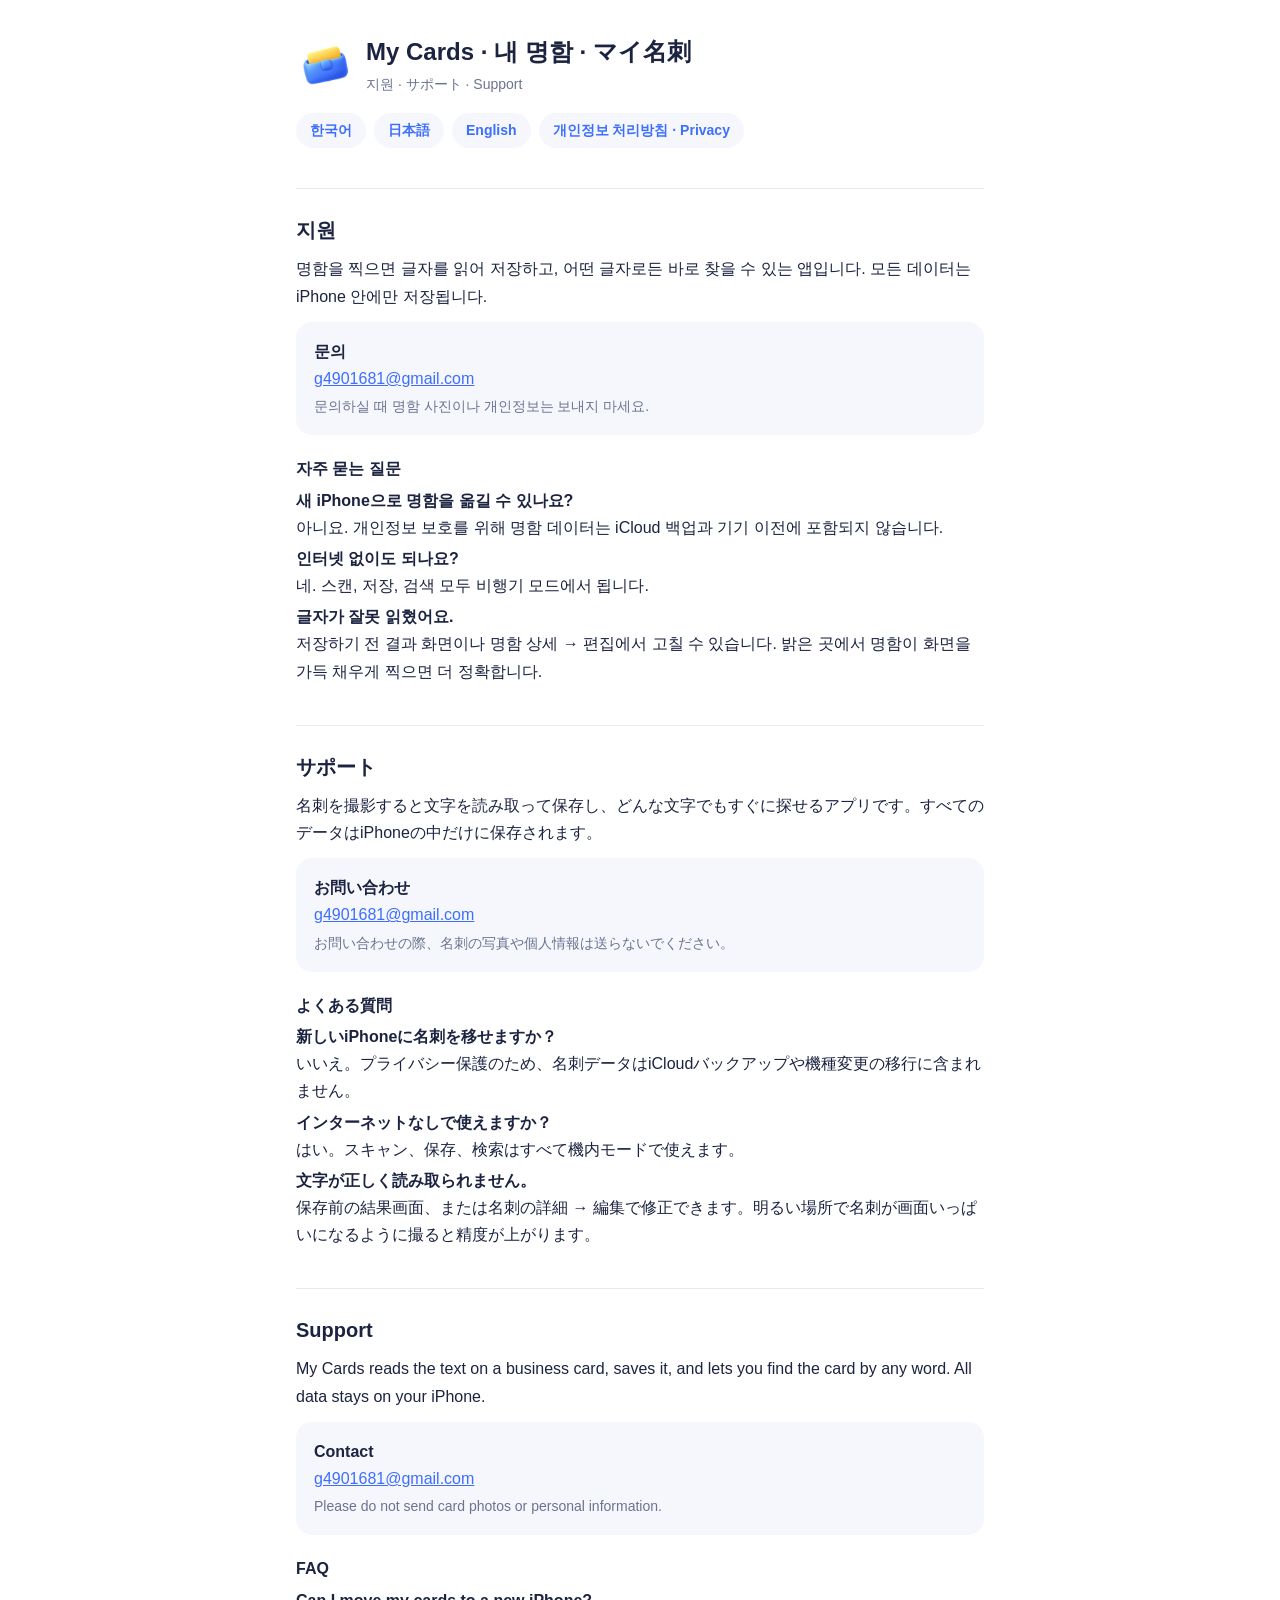
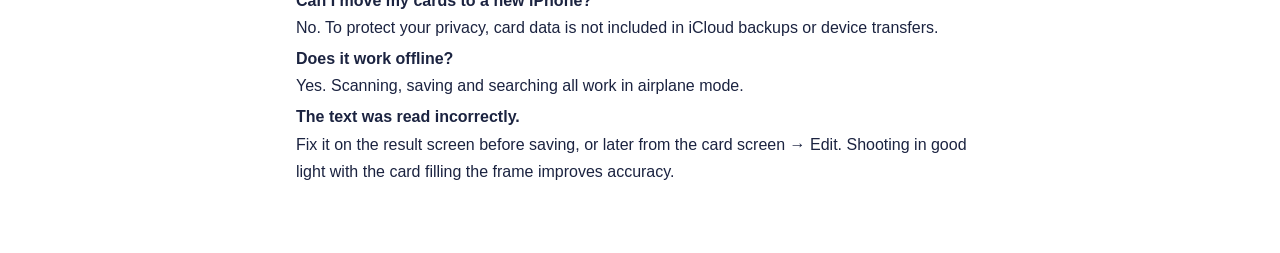
<file: index.html>
<!doctype html>
<html lang="ko">
<head>
<meta charset="utf-8">
<meta name="viewport" content="width=device-width,initial-scale=1">
<title>지원 · Support — My Cards</title>
<link rel="stylesheet" href="style.css">
</head>
<body><main>
<header><img src="logo.png" alt=""><div><h1>My Cards · 내 명함 · マイ名刺</h1><div class="meta">지원 · サポート · Support</div></div></header>
<nav><a href="#ko">한국어</a><a href="#ja">日本語</a><a href="#en">English</a><a href="privacy.html">개인정보 처리방침 · Privacy</a></nav>

<section id="ko" lang="ko">
<h2>지원</h2>
<p>명함을 찍으면 글자를 읽어 저장하고, 어떤 글자로든 바로 찾을 수 있는 앱입니다. 모든 데이터는 iPhone 안에만 저장됩니다.</p>
<div class="box"><strong>문의</strong><br><a href="mailto:g4901681@gmail.com">g4901681@gmail.com</a><br><span class="meta">문의하실 때 명함 사진이나 개인정보는 보내지 마세요.</span></div>
<h3>자주 묻는 질문</h3>
<p><strong>새 iPhone으로 명함을 옮길 수 있나요?</strong><br>아니요. 개인정보 보호를 위해 명함 데이터는 iCloud 백업과 기기 이전에 포함되지 않습니다.</p>
<p><strong>인터넷 없이도 되나요?</strong><br>네. 스캔, 저장, 검색 모두 비행기 모드에서 됩니다.</p>
<p><strong>글자가 잘못 읽혔어요.</strong><br>저장하기 전 결과 화면이나 명함 상세 → 편집에서 고칠 수 있습니다. 밝은 곳에서 명함이 화면을 가득 채우게 찍으면 더 정확합니다.</p>
</section>

<section id="ja" lang="ja">
<h2>サポート</h2>
<p>名刺を撮影すると文字を読み取って保存し、どんな文字でもすぐに探せるアプリです。すべてのデータはiPhoneの中だけに保存されます。</p>
<div class="box"><strong>お問い合わせ</strong><br><a href="mailto:g4901681@gmail.com">g4901681@gmail.com</a><br><span class="meta">お問い合わせの際、名刺の写真や個人情報は送らないでください。</span></div>
<h3>よくある質問</h3>
<p><strong>新しいiPhoneに名刺を移せますか？</strong><br>いいえ。プライバシー保護のため、名刺データはiCloudバックアップや機種変更の移行に含まれません。</p>
<p><strong>インターネットなしで使えますか？</strong><br>はい。スキャン、保存、検索はすべて機内モードで使えます。</p>
<p><strong>文字が正しく読み取られません。</strong><br>保存前の結果画面、または名刺の詳細 → 編集で修正できます。明るい場所で名刺が画面いっぱいになるように撮ると精度が上がります。</p>
</section>

<section id="en" lang="en">
<h2>Support</h2>
<p>My Cards reads the text on a business card, saves it, and lets you find the card by any word. All data stays on your iPhone.</p>
<div class="box"><strong>Contact</strong><br><a href="mailto:g4901681@gmail.com">g4901681@gmail.com</a><br><span class="meta">Please do not send card photos or personal information.</span></div>
<h3>FAQ</h3>
<p><strong>Can I move my cards to a new iPhone?</strong><br>No. To protect your privacy, card data is not included in iCloud backups or device transfers.</p>
<p><strong>Does it work offline?</strong><br>Yes. Scanning, saving and searching all work in airplane mode.</p>
<p><strong>The text was read incorrectly.</strong><br>Fix it on the result screen before saving, or later from the card screen → Edit. Shooting in good light with the card filling the frame improves accuracy.</p>
</section>
</main></body>
</html>
</file>
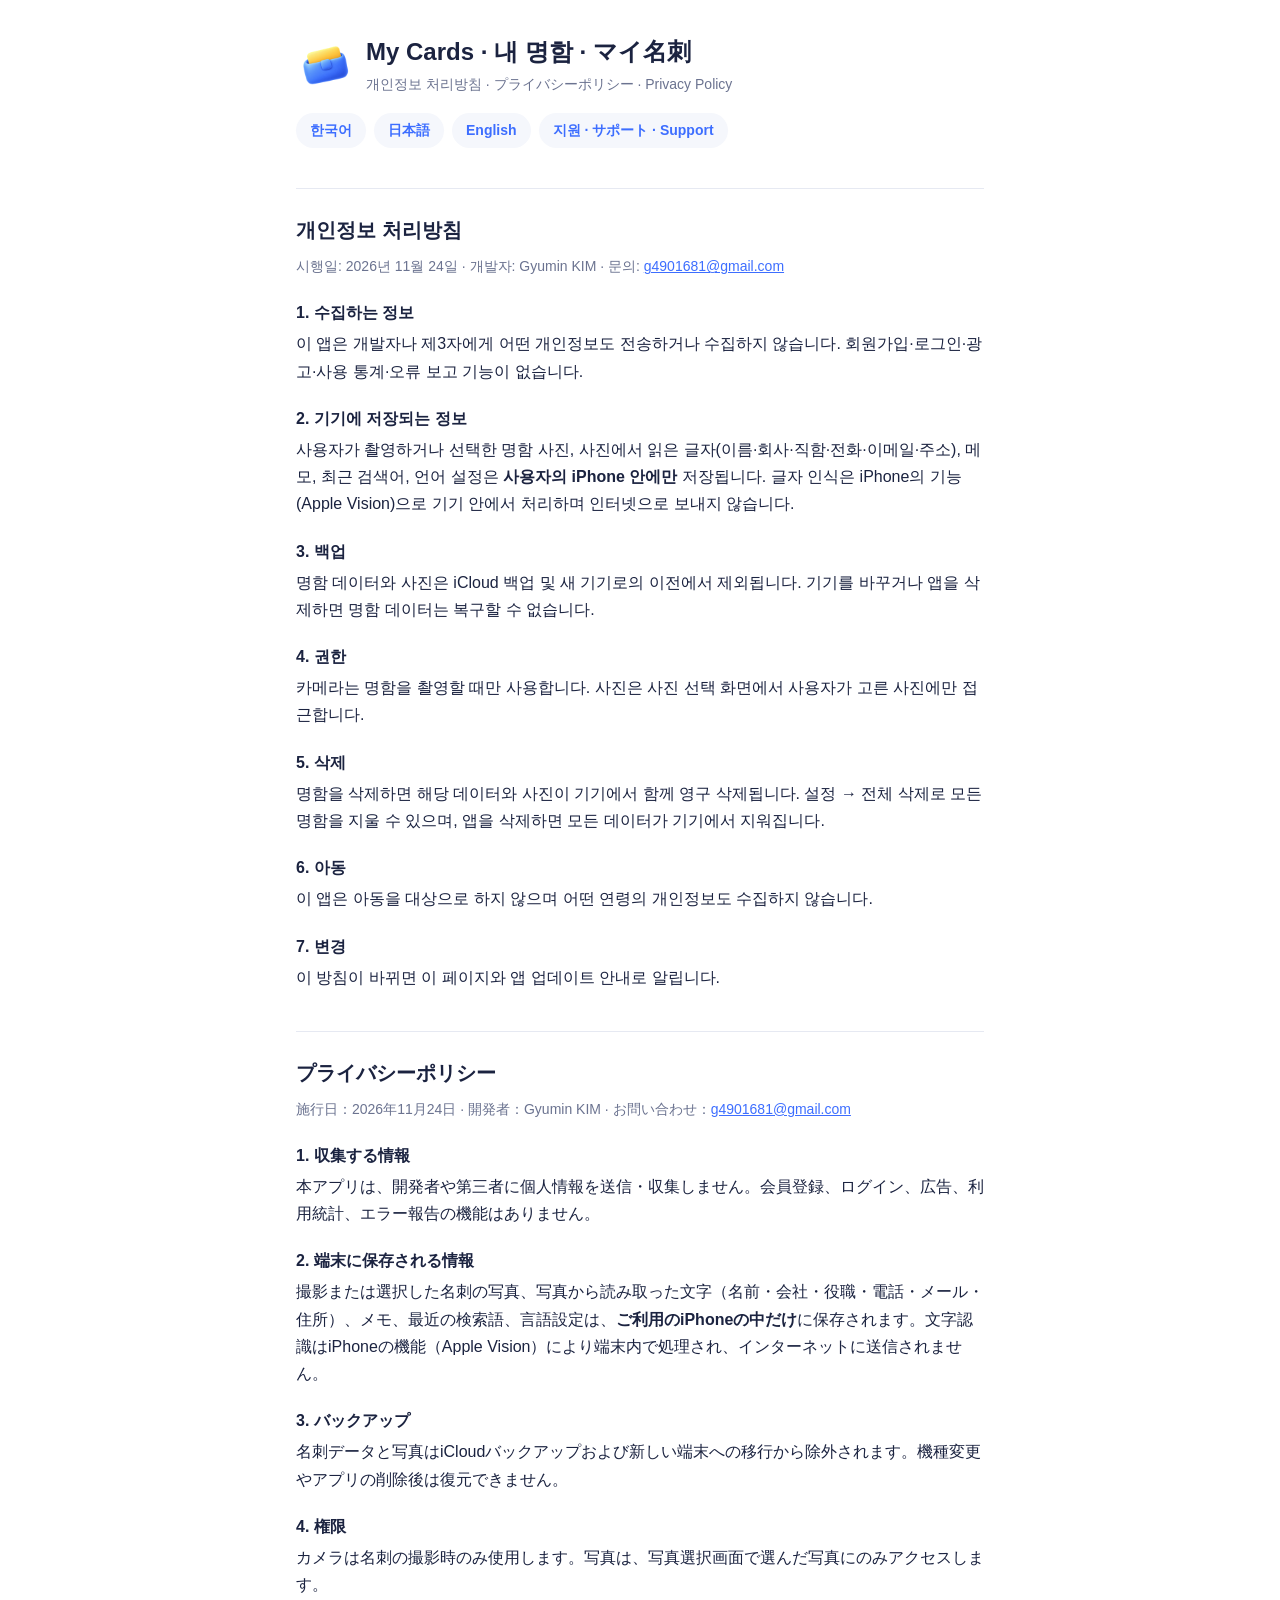
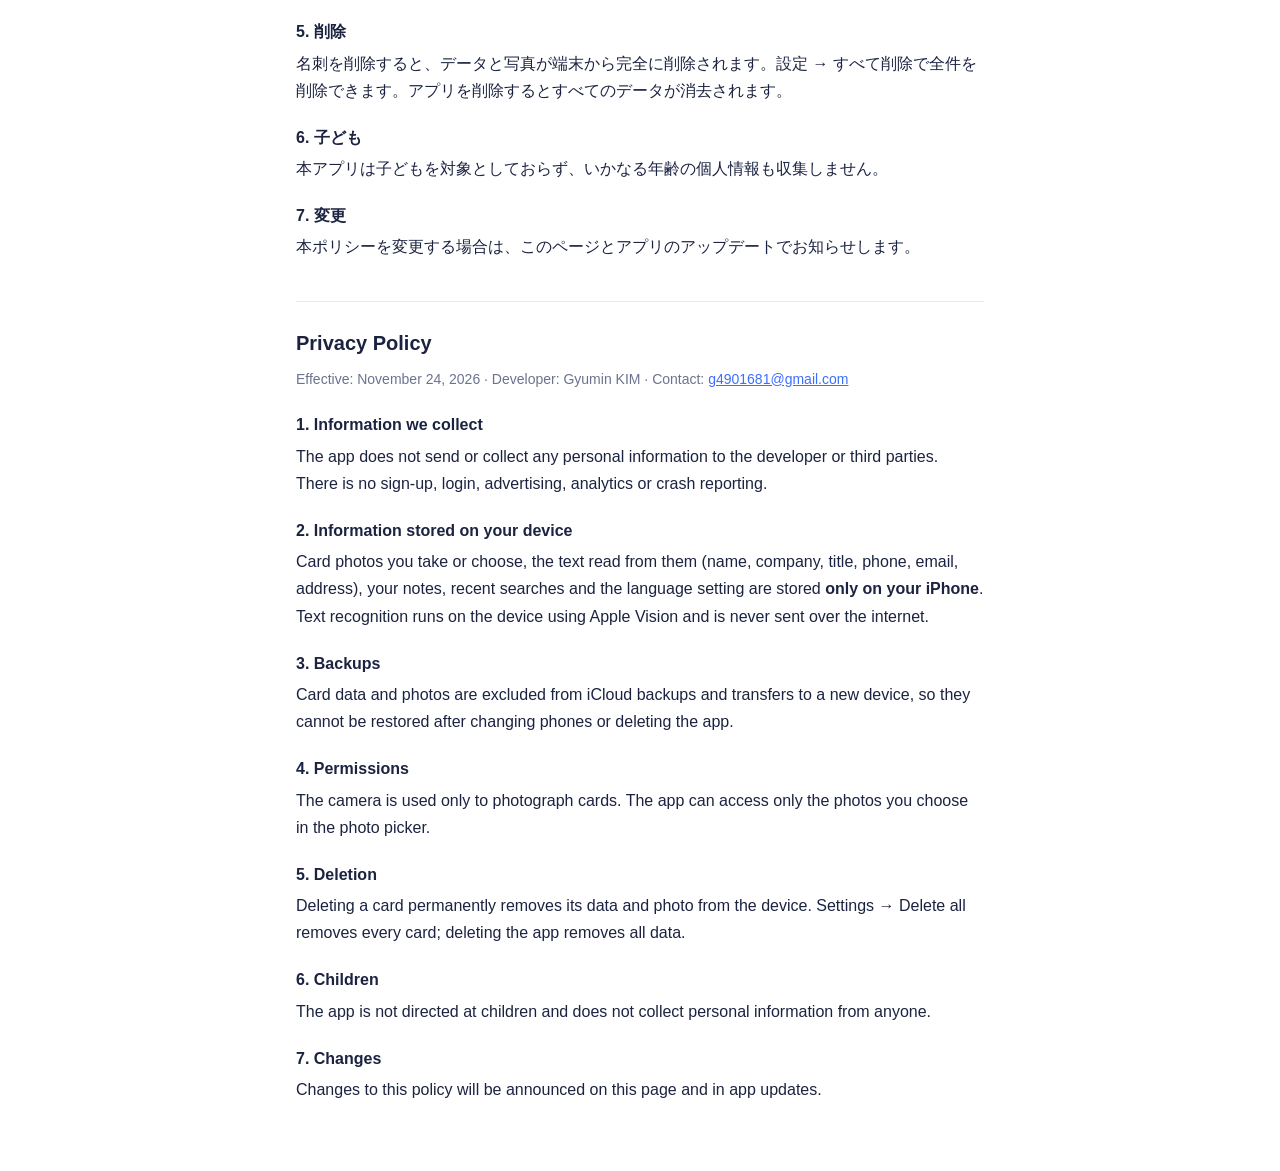
<file: privacy.html>
<!doctype html>
<html lang="ko">
<head>
<meta charset="utf-8">
<meta name="viewport" content="width=device-width,initial-scale=1">
<title>개인정보 처리방침 · Privacy Policy — My Cards</title>
<link rel="stylesheet" href="style.css">
</head>
<body><main>
<header><img src="logo.png" alt=""><div><h1>My Cards · 내 명함 · マイ名刺</h1><div class="meta">개인정보 처리방침 · プライバシーポリシー · Privacy Policy</div></div></header>
<nav><a href="#ko">한국어</a><a href="#ja">日本語</a><a href="#en">English</a><a href="./">지원 · サポート · Support</a></nav>

<section id="ko" lang="ko">
<h2>개인정보 처리방침</h2>
<p class="meta">시행일: 2026년 11월 24일 · 개발자: Gyumin KIM · 문의: <a href="mailto:g4901681@gmail.com">g4901681@gmail.com</a></p>
<h3>1. 수집하는 정보</h3>
<p>이 앱은 개발자나 제3자에게 어떤 개인정보도 전송하거나 수집하지 않습니다. 회원가입·로그인·광고·사용 통계·오류 보고 기능이 없습니다.</p>
<h3>2. 기기에 저장되는 정보</h3>
<p>사용자가 촬영하거나 선택한 명함 사진, 사진에서 읽은 글자(이름·회사·직함·전화·이메일·주소), 메모, 최근 검색어, 언어 설정은 <strong>사용자의 iPhone 안에만</strong> 저장됩니다. 글자 인식은 iPhone의 기능(Apple Vision)으로 기기 안에서 처리하며 인터넷으로 보내지 않습니다.</p>
<h3>3. 백업</h3>
<p>명함 데이터와 사진은 iCloud 백업 및 새 기기로의 이전에서 제외됩니다. 기기를 바꾸거나 앱을 삭제하면 명함 데이터는 복구할 수 없습니다.</p>
<h3>4. 권한</h3>
<p>카메라는 명함을 촬영할 때만 사용합니다. 사진은 사진 선택 화면에서 사용자가 고른 사진에만 접근합니다.</p>
<h3>5. 삭제</h3>
<p>명함을 삭제하면 해당 데이터와 사진이 기기에서 함께 영구 삭제됩니다. 설정 → 전체 삭제로 모든 명함을 지울 수 있으며, 앱을 삭제하면 모든 데이터가 기기에서 지워집니다.</p>
<h3>6. 아동</h3>
<p>이 앱은 아동을 대상으로 하지 않으며 어떤 연령의 개인정보도 수집하지 않습니다.</p>
<h3>7. 변경</h3>
<p>이 방침이 바뀌면 이 페이지와 앱 업데이트 안내로 알립니다.</p>
</section>

<section id="ja" lang="ja">
<h2>プライバシーポリシー</h2>
<p class="meta">施行日：2026年11月24日 · 開発者：Gyumin KIM · お問い合わせ：<a href="mailto:g4901681@gmail.com">g4901681@gmail.com</a></p>
<h3>1. 収集する情報</h3>
<p>本アプリは、開発者や第三者に個人情報を送信・収集しません。会員登録、ログイン、広告、利用統計、エラー報告の機能はありません。</p>
<h3>2. 端末に保存される情報</h3>
<p>撮影または選択した名刺の写真、写真から読み取った文字（名前・会社・役職・電話・メール・住所）、メモ、最近の検索語、言語設定は、<strong>ご利用のiPhoneの中だけ</strong>に保存されます。文字認識はiPhoneの機能（Apple Vision）により端末内で処理され、インターネットに送信されません。</p>
<h3>3. バックアップ</h3>
<p>名刺データと写真はiCloudバックアップおよび新しい端末への移行から除外されます。機種変更やアプリの削除後は復元できません。</p>
<h3>4. 権限</h3>
<p>カメラは名刺の撮影時のみ使用します。写真は、写真選択画面で選んだ写真にのみアクセスします。</p>
<h3>5. 削除</h3>
<p>名刺を削除すると、データと写真が端末から完全に削除されます。設定 → すべて削除で全件を削除できます。アプリを削除するとすべてのデータが消去されます。</p>
<h3>6. 子ども</h3>
<p>本アプリは子どもを対象としておらず、いかなる年齢の個人情報も収集しません。</p>
<h3>7. 変更</h3>
<p>本ポリシーを変更する場合は、このページとアプリのアップデートでお知らせします。</p>
</section>

<section id="en" lang="en">
<h2>Privacy Policy</h2>
<p class="meta">Effective: November 24, 2026 · Developer: Gyumin KIM · Contact: <a href="mailto:g4901681@gmail.com">g4901681@gmail.com</a></p>
<h3>1. Information we collect</h3>
<p>The app does not send or collect any personal information to the developer or third parties. There is no sign-up, login, advertising, analytics or crash reporting.</p>
<h3>2. Information stored on your device</h3>
<p>Card photos you take or choose, the text read from them (name, company, title, phone, email, address), your notes, recent searches and the language setting are stored <strong>only on your iPhone</strong>. Text recognition runs on the device using Apple Vision and is never sent over the internet.</p>
<h3>3. Backups</h3>
<p>Card data and photos are excluded from iCloud backups and transfers to a new device, so they cannot be restored after changing phones or deleting the app.</p>
<h3>4. Permissions</h3>
<p>The camera is used only to photograph cards. The app can access only the photos you choose in the photo picker.</p>
<h3>5. Deletion</h3>
<p>Deleting a card permanently removes its data and photo from the device. Settings → Delete all removes every card; deleting the app removes all data.</p>
<h3>6. Children</h3>
<p>The app is not directed at children and does not collect personal information from anyone.</p>
<h3>7. Changes</h3>
<p>Changes to this policy will be announced on this page and in app updates.</p>
</section>
</main></body>
</html>
</file>
<file: style.css>
:root{--bg:#fff;--text:#1B2340;--sub:#6B7390;--line:#E6E9F2;--accent:#3D6EFF;--card:#F5F7FC}
@media (prefers-color-scheme:dark){:root{--bg:#10131C;--text:#ECEFF7;--sub:#9AA2BC;--line:#262B3A;--accent:#7A9BFF;--card:#181C28}}
*{box-sizing:border-box}
body{margin:0;background:var(--bg);color:var(--text);font:16px/1.7 -apple-system,BlinkMacSystemFont,"Hiragino Sans","Apple SD Gothic Neo",sans-serif}
main{max-width:720px;margin:0 auto;padding:32px 16px 64px}
header{display:flex;align-items:center;gap:14px;margin-bottom:8px}
header img{width:56px;height:56px;border-radius:14px}
h1{font-size:24px;margin:0}
h2{font-size:20px;margin:40px 0 8px;padding-top:24px;border-top:1px solid var(--line)}
h3{font-size:16px;margin:20px 0 4px}
p,li{margin:4px 0}
.meta{color:var(--sub);font-size:14px}
nav{display:flex;gap:8px;flex-wrap:wrap;margin:16px 0}
nav a,.btn{display:inline-block;padding:6px 14px;border-radius:999px;background:var(--card);color:var(--accent);text-decoration:none;font-weight:600;font-size:14px}
.box{background:var(--card);border-radius:16px;padding:16px 18px;margin:12px 0}
a{color:var(--accent)}
</file>
